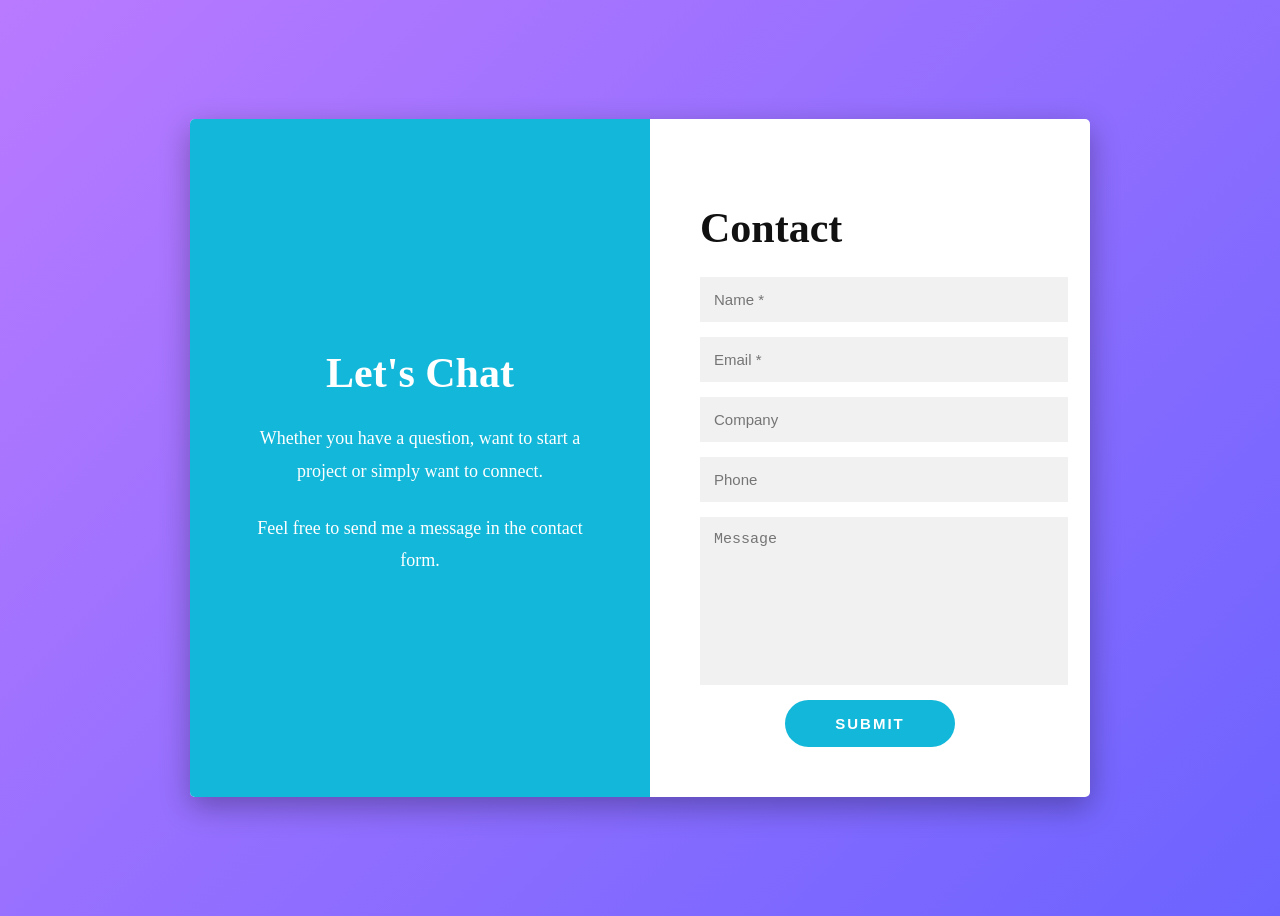
<file: task 2/index.html>
<!DOCTYPE html>
<html lang="en">
<head>
    <meta charset="UTF-8">
    <meta name="viewport" content="width=device-width, initial-scale=1.0">
    <title>Contact Form</title>
    <link rel="stylesheet" href="style.css">
</head>
<body>

<div class="container">

    <div class="left">
        <div class="content">
            <h2>Let's Chat</h2>

            <p>
                Whether you have a question, want to
                start a project or simply want to connect.
            </p>

            <p>
                Feel free to send me a message in the
                contact form.
            </p>
        </div>
    </div>

    <div class="right">

        <h2>Contact</h2>

        <form>

            <input type="text" placeholder="Name *" required>

            <input type="email" placeholder="Email *" required>

            <input type="text" placeholder="Company">

            <input type="tel" placeholder="Phone">

            <textarea placeholder="Message"></textarea>

            <button type="submit">SUBMIT</button>

        </form>

    </div>

</div>

</body>
</html>
</file>
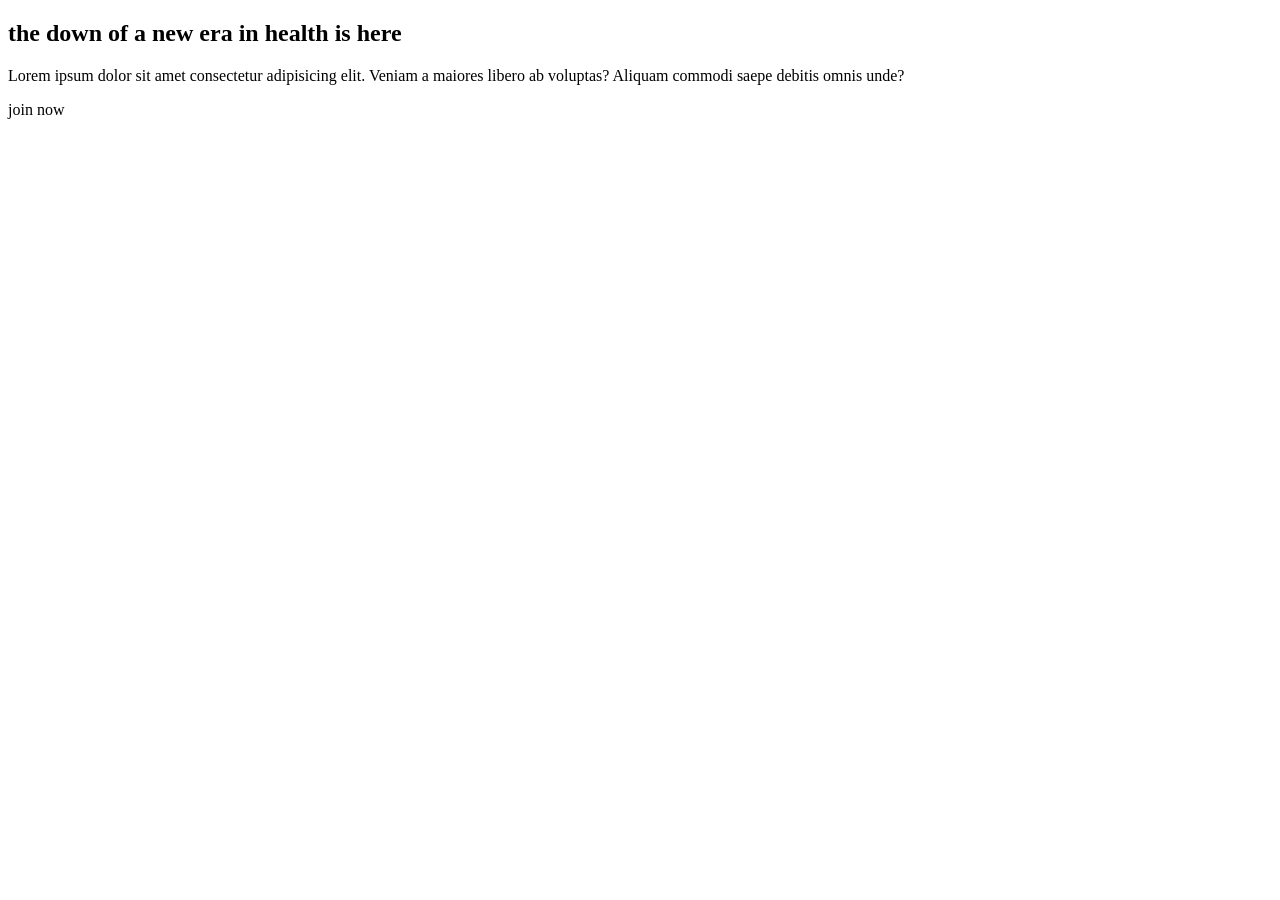
<file: task8/index.html>
<!DOCTYPE html>
<html lang="en">
<head>
    <meta charset="UTF-8">
    <meta name="viewport" content="width=device-width, initial-scale=1.0">
    <title>Document</title>
</head>
<body>

    <section>

        <div>
        <h1>the down of a new era in health is here</h1>
        <p>Lorem ipsum dolor sit amet consectetur adipisicing elit. Veniam a maiores libero ab voluptas? Aliquam commodi saepe debitis omnis unde?</p>
        <botton>join now</botton>
        </div>

    </section>
</body>
</html>
</file>
<file: task 2/style.css>
CSS (style.css)
*{
    margin:0;
    padding:0;
    box-sizing:border-box;
    font-family:Arial, Helvetica, sans-serif;
}

body{

    display:flex;
    justify-content:center;
    align-items:center;

    min-height:100vh;

    background:linear-gradient(135deg,#b97aff,#6c63ff);
}

.container{

    width:900px;
    max-width:95%;

    display:flex;

    background:#fff;

    border-radius:5px;

    overflow:hidden;

    box-shadow:0 10px 30px rgba(0,0,0,.3);

}

.left{

    width:50%;

    background:#12b7d9;

    color:#fff;

    display:flex;
    justify-content:center;
    align-items:center;

    padding:60px;
}

.content{

    text-align:center;
}

.content h2{

    font-size:42px;

    margin-bottom:25px;
}

.content p{

    line-height:1.8;

    font-size:18px;

    margin-bottom:25px;
}

.right{

    width:50%;

    padding:50px;
}

.right h2{

    font-size:42px;

    margin-bottom:25px;

    color:#111;
}

form{

    display:flex;

    flex-direction:column;

    gap:15px;
}

input,
textarea{

    width:100%;

    padding:14px;

    border:none;

    background:#f1f1f1;

    font-size:15px;

    outline:none;
}

textarea{

    height:140px;

    resize:none;
}

button{

    width:170px;

    margin:auto;

    padding:15px;

    border:none;

    border-radius:40px;

    background:#12b7d9;

    color:#fff;

    font-size:15px;

    font-weight:bold;

    letter-spacing:2px;

    cursor:pointer;

    transition:.3s;
}

button:hover{

    background:#089fbe;
}
Responsive Design

أضف الكود التالي في نهاية ملف CSS ليصبح مناسبًا للموبايل:

@media(max-width:768px){

.container{

    flex-direction:column;
}

.left,
.right{

    width:100%;
}

.left{

    padding:40px 25px;
}

.right{

    padding:30px;
}

.content h2,
.right h2{

    font-size:34px;
}

button{

    width:100%;
}

}
</file>
